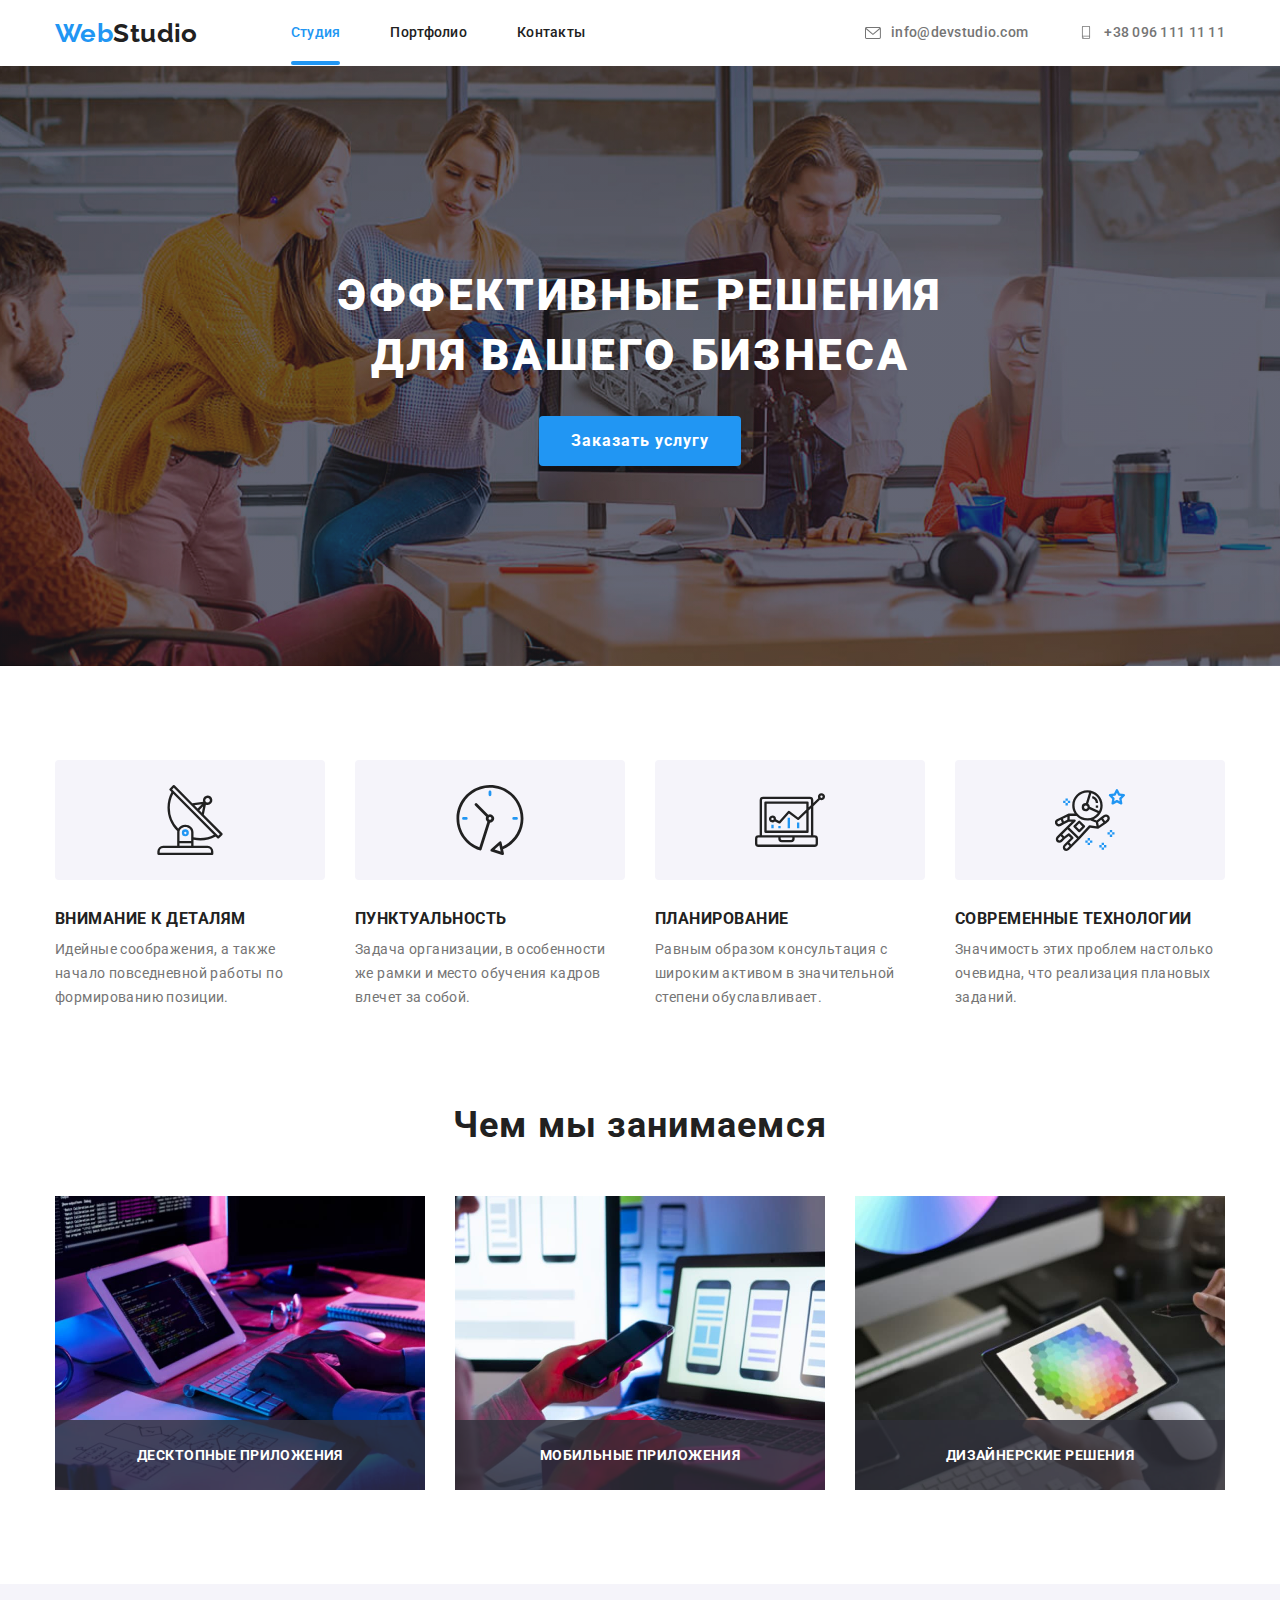
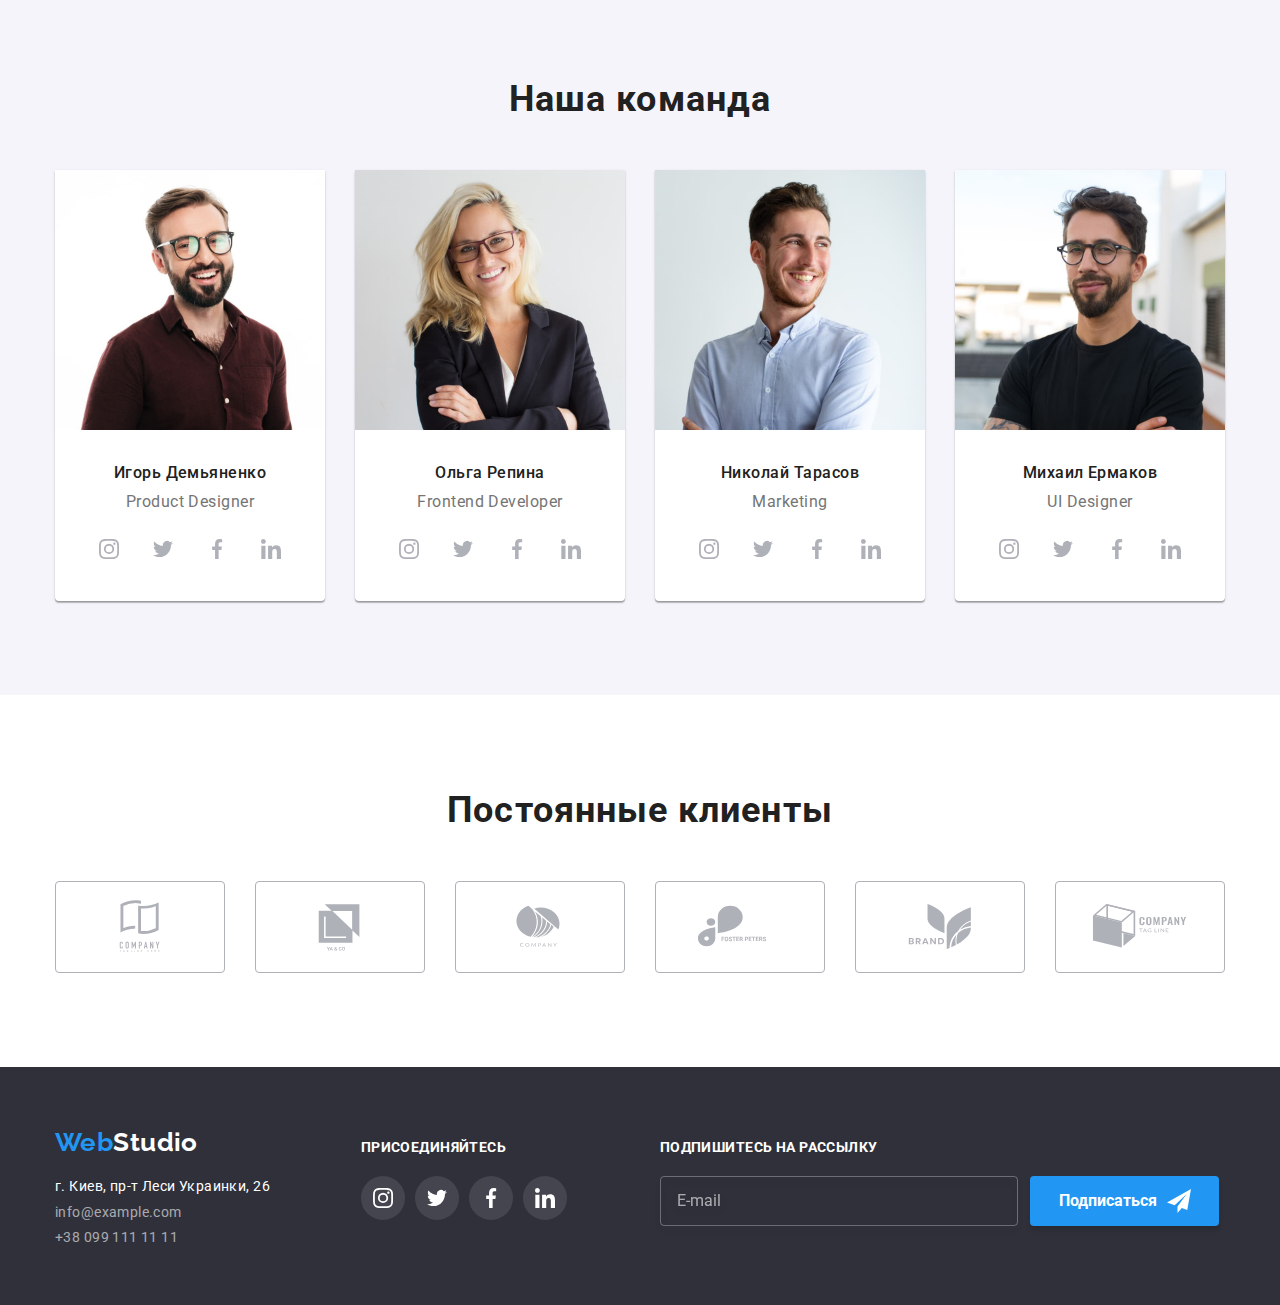
<file: index.html>
<!DOCTYPE html>
<html lang="en">
  <head>
    <meta charset="UTF-8" />
    <meta name="viewport" content="width=device-width, initial-scale=1.0" />
    <meta http-equiv="X-UA-Compatible" content="ie=edge" />
    <title>WebStudio</title>
    <link
      href="https://fonts.googleapis.com/css2?family=Raleway:wght@700&family=Roboto:wght@400;500;700;900&display=swap"
      rel="stylesheet"
    />
    <link
      rel="stylesheet"
      href="https://cdnjs.cloudflare.com/ajax/libs/modern-normalize/1.1.0/modern-normalize.min.css"
    />
    <link rel="stylesheet" href="./css/style.css" />
  </head>
  <body>
    <header class="header-page">
      <div class="container main-header">
        <nav class="header-nav-list">
          <a href="./index.html" class="logo"
            ><span class="logo-accent">Web</span>Studio</a
          >
          <ul class="site-nav list">
            <li class="item">
              <a href="./index.html" class="link current"> Студия</a>
            </li>
            <li class="item">
              <a href="./portfolio.html" class="link">Портфолио</a>
            </li>
            <li class="item"><a href="#" class="link">Контакты</a></li>
          </ul>
        </nav>
        <ul class="site-contacts list">
          <li class="item">
            <a href="#" class="link">
              <svg width="16" height="12" class="header-contacts-icon">
                <use href="./images/symbol-defs.svg#letter"></use>
              </svg>
              info@devstudio.com
            </a>
          </li>
          <li class="item">
            <a href="#" class="link">
              <svg width="16" height="13" class="header-contacts-icon">
                <use href="./images/symbol-defs.svg#phone"></use>
              </svg>
              +38 096 111 11 11</a
            >
          </li>
        </ul>
      </div>
    </header>
    <main>
      <section class="services">
        <div class="content">
          <h1 class="services-title">Эффективные решения для вашего бизнеса</h1>
          <button type="button" class="services-btn" data-modal-open>
            Заказать услугу
          </button>
        </div>
        <div class="backdrop is-hidden" data-modal>
          <div class="modal">
            <button type="button" class="close" data-modal-close>
              <svg class="close-icon">
                <use href="./images/symbol-defs.svg#close"></use>
              </svg>
            </button>

            <form class="modal-form">
              <p class="modal-title">Оставьте свои данные, мы вам перезвоним</p>
              <label class="modal-label">
                Имя
                <input type="text" name="name" class="input-field" />
                <svg class="input-icon">
                  <use href="./images/symbol-defs.svg#input-name"></use>
                </svg>
              </label>
              <label class="modal-label">
                Телефон
                <input type="tel" name="phone" class="input-field" />
                <svg class="input-icon">
                  <use href="./images/symbol-defs.svg#input-phone"></use>
                </svg>
              </label>
              <label class="modal-label">
                Почта
                <input type="email" name="email" class="input-field" />
                <svg class="input-icon">
                  <use href="./images/symbol-defs.svg#input-email"></use>
                </svg>
              </label>
              <label class="modal-label">
                Комментарий
                <textarea
                  name="comment"
                  class="modal-label-comment"
                  placeholder="Введите текст"
                ></textarea>
              </label>
              <label class="modal-label agree">
                <input
                  type="checkbox"
                  class="visually-hidden checkbox"
                  name="agree"
                />
                <svg class="checkbox-icon">
                  <use href="./images/symbol-defs.svg#checkbox"></use>
                </svg>
                <svg class="checked-icon">
                  <use href="./images/symbol-defs.svg#checked"></use>
                </svg>
                Соглашаюсь с рассылкой и принимаю
                <a href="#" class="agree-link">Условия договора</a>
              </label>
              <button type="submit" class="modal-form-submit">Отправить</button>
            </form>
          </div>
        </div>
      </section>

      <section class="features">
        <div class="container">
          <ul class="features-list list">
            <li class="item">
              <div class="features-list-icon">
                <svg width="70" height="70">
                  <use href="./images/symbol-defs.svg#antenna"></use>
                </svg>
              </div>
              <h3 class="title">Внимание к деталям</h3>
              <p class="desc">
                Идейные соображения, а также начало повседневной работы по
                формированию позиции.
              </p>
            </li>
            <li class="item">
              <div class="features-list-icon">
                <svg width="70" height="70">
                  <use href="./images/symbol-defs.svg#clock"></use>
                </svg>
              </div>
              <h3 class="title">Пунктуальность</h3>
              <p class="desc">
                Задача организации, в особенности же рамки и место обучения
                кадров влечет за собой.
              </p>
            </li>
            <li class="item">
              <div class="features-list-icon">
                <svg width="70" height="70">
                  <use href="./images/symbol-defs.svg#diagram"></use>
                </svg>
              </div>
              <h3 class="title">Планирование</h3>
              <p class="desc">
                Равным образом консультация с широким активом в значительной
                степени обуславливает.
              </p>
            </li>
            <li class="item">
              <div class="features-list-icon">
                <svg width="70" height="70">
                  <use href="./images/symbol-defs.svg#astronaut"></use>
                </svg>
              </div>
              <h3 class="title">Современные технологии</h3>
              <p class="desc">
                Значимость этих проблем настолько очевидна, что реализация
                плановых заданий.
              </p>
            </li>
          </ul>
        </div>
      </section>
      <section class="works">
        <div class="container">
          <h2 class="section-title">Чем мы занимаемся</h2>
          <ul class="works-list list">
            <li class="item">
              <img
                src="images/image1.jpg"
                alt="Работа на планшете"
                width="370"
              />
              <p class="work-desc">Десктопные приложения</p>
            </li>
            <li class="item">
              <img
                src="images/image2.jpg"
                alt="Работа за ноутбуком"
                width="370"
              />
              <p class="work-desc">Мобильные приложения</p>
            </li>
            <li class="item">
              <img
                src="images/image3.jpg"
                alt="Работа за графическим планшетом"
                width="370"
              />
              <p class="work-desc">Дизайнерские решения</p>
            </li>
          </ul>
        </div>
      </section>
      <section class="staff">
        <div class="container">
          <h2 class="section-title">Наша команда</h2>
          <ul class="staff-list list">
            <li class="item">
              <img
                class="staff-foto"
                src="images/avatar1.jpg"
                width="270"
                alt="avatar1"
              />
              <div class="staff-desc-wrp">
                <p class="name">Игорь Демьяненко</p>
                <p class="position">Product Designer</p>
                <ul class="social-links list">
                  <li class="social-links-item">
                    <a href="#" class="social-link">
                      <svg width="20" height="20" class="social-icon">
                        <use href="./images/symbol-defs.svg#instagram"></use>
                      </svg>
                    </a>
                  </li>
                  <li class="social-links-item">
                    <a href="#" class="social-link">
                      <svg width="20" height="20" class="social-icon">
                        <use href="./images/symbol-defs.svg#twitter"></use>
                      </svg>
                    </a>
                  </li>
                  <li class="social-links-item">
                    <a href="#" class="social-link">
                      <svg width="20" height="20" class="social-icon">
                        <use href="./images/symbol-defs.svg#facebook"></use>
                      </svg>
                    </a>
                  </li>
                  <li class="social-links-item">
                    <a href="#" class="social-link">
                      <svg width="20" height="20" class="social-icon">
                        <use href="./images/symbol-defs.svg#linkedin"></use>
                      </svg>
                    </a>
                  </li>
                </ul>
              </div>
            </li>
            <li class="item">
              <img
                class="staff-foto"
                src="images/avatar2.jpg"
                width="270"
                alt="avatar2"
              />
              <div class="staff-desc-wrp">
                <p class="name">Ольга Репина</p>
                <p class="position">Frontend Developer</p>
                <ul class="social-links list">
                  <li class="social-links-item">
                    <a href="#" class="social-link">
                      <svg width="20" height="20" class="social-icon">
                        <use href="./images/symbol-defs.svg#instagram"></use>
                      </svg>
                    </a>
                  </li>
                  <li class="social-links-item">
                    <a href="#" class="social-link">
                      <svg width="20" height="20" class="social-icon">
                        <use href="./images/symbol-defs.svg#twitter"></use>
                      </svg>
                    </a>
                  </li>
                  <li class="social-links-item">
                    <a href="#" class="social-link">
                      <svg width="20" height="20" class="social-icon">
                        <use href="./images/symbol-defs.svg#facebook"></use>
                      </svg>
                    </a>
                  </li>
                  <li class="social-links-item">
                    <a href="#" class="social-link">
                      <svg width="20" height="20" class="social-icon">
                        <use href="./images/symbol-defs.svg#linkedin"></use>
                      </svg>
                    </a>
                  </li>
                </ul>
              </div>
            </li>
            <li class="item">
              <img
                class="staff-foto"
                src="images/avatar3.jpg"
                width="270"
                alt="avatar3"
              />
              <div class="staff-desc-wrp">
                <p class="name">Николай Тарасов</p>
                <p class="position">Marketing</p>
                <ul class="social-links list">
                  <li class="social-links-item">
                    <a href="#" class="social-link">
                      <svg width="20" height="20" class="social-icon">
                        <use href="./images/symbol-defs.svg#instagram"></use>
                      </svg>
                    </a>
                  </li>
                  <li class="social-links-item">
                    <a href="#" class="social-link">
                      <svg width="20" height="20" class="social-icon">
                        <use href="./images/symbol-defs.svg#twitter"></use>
                      </svg>
                    </a>
                  </li>
                  <li class="social-links-item">
                    <a href="#" class="social-link">
                      <svg width="20" height="20" class="social-icon">
                        <use href="./images/symbol-defs.svg#facebook"></use>
                      </svg>
                    </a>
                  </li>
                  <li class="social-links-item">
                    <a href="#" class="social-link">
                      <svg width="20" height="20" class="social-icon">
                        <use href="./images/symbol-defs.svg#linkedin"></use>
                      </svg>
                    </a>
                  </li>
                </ul>
              </div>
            </li>
            <li class="item">
              <img
                class="staff-foto"
                src="images/avatar4.jpg"
                width="270"
                alt="avatar4"
              />
              <div class="staff-desc-wrp">
                <p class="name">Михаил Ермаков</p>
                <p class="position">UI Designer</p>
                <ul class="social-links list">
                  <li class="social-links-item">
                    <a href="#" class="social-link">
                      <svg width="20" height="20" class="social-icon">
                        <use href="./images/symbol-defs.svg#instagram"></use>
                      </svg>
                    </a>
                  </li>
                  <li class="social-links-item">
                    <a href="#" class="social-link">
                      <svg width="20" height="20" class="social-icon">
                        <use href="./images/symbol-defs.svg#twitter"></use>
                      </svg>
                    </a>
                  </li>
                  <li class="social-links-item">
                    <a href="#" class="social-link">
                      <svg width="20" height="20" class="social-icon">
                        <use href="./images/symbol-defs.svg#facebook"></use>
                      </svg>
                    </a>
                  </li>
                  <li class="social-links-item">
                    <a href="#" class="social-link">
                      <svg width="20" height="20" class="social-icon">
                        <use href="./images/symbol-defs.svg#linkedin"></use>
                      </svg>
                    </a>
                  </li>
                </ul>
              </div>
            </li>
          </ul>
        </div>
      </section>
      <section class="partners">
        <div class="container">
          <h2 class="section-title">Постоянные клиенты</h2>
          <ul class="partners-list list">
            <li class="partners-item">
              <a href="" class="partners-link">
                <svg width="106" height="60" class="partners-icon">
                  <use href="./images/symbol-defs.svg#Logo"></use>
                </svg>
              </a>
            </li>
            <li class="partners-item">
              <a href="" class="partners-link">
                <svg width="106" height="60" class="partners-icon">
                  <use href="./images/symbol-defs.svg#Logo-1"></use>
                </svg>
              </a>
            </li>
            <li class="partners-item">
              <a href="" class="partners-link">
                <svg width="106" height="60" class="partners-icon">
                  <use href="./images/symbol-defs.svg#Logo-2"></use>
                </svg>
              </a>
            </li>
            <li class="partners-item">
              <a href="" class="partners-link">
                <svg width="106" height="60" class="partners-icon">
                  <use href="./images/symbol-defs.svg#Logo-3"></use>
                </svg>
              </a>
            </li>
            <li class="partners-item">
              <a href="" class="partners-link">
                <svg width="106" height="60" class="partners-icon">
                  <use href="./images/symbol-defs.svg#Logo-4"></use>
                </svg>
              </a>
            </li>
            <li class="partners-item">
              <a href="" class="partners-link">
                <svg width="106" height="60" class="partners-icon">
                  <use href="./images/symbol-defs.svg#Logo-5"></use>
                </svg>
              </a>
            </li>
          </ul>
        </div>
      </section>
    </main>
    <footer class="footer">
      <div class="container">
        <div class="footer-contacts">
          <a href="#" class="logo logo-unique"
            ><span class="logo-accent">Web</span>Studio</a
          >
          <address class="address-list">
            <ul class="list">
              <li class="item">
                <a href="#" class="link white-color"
                  >г. Киев, пр-т Леси Украинки, 26</a
                >
              </li>
              <li class="item">
                <a href="info@example.com" class="link">info@example.com</a>
              </li>
              <li class="item">
                <a href="+380991111111" class="link">+38 099 111 11 11</a>
              </li>
            </ul>
          </address>
        </div>
        <div class="footer-social-links">
          <h2 class="footer-social-links-title">присоединяйтесь</h2>
          <ul class="social-links list">
            <li class="social-links-item">
              <a href="" class="social-link">
                <svg width="20" height="20" class="social-icon">
                  <use href="./images/symbol-defs.svg#instagram"></use>
                </svg>
              </a>
            </li>
            <li class="social-links-item">
              <a href="" class="social-link">
                <svg width="20" height="20" class="social-icon">
                  <use href="./images/symbol-defs.svg#twitter"></use>
                </svg>
              </a>
            </li>
            <li class="social-links-item">
              <a href="" class="social-link">
                <svg width="20" height="20" class="social-icon">
                  <use href="./images/symbol-defs.svg#facebook"></use>
                </svg>
              </a>
            </li>
            <li class="social-links-item">
              <a href="" class="social-link">
                <svg width="20" height="20" class="social-icon">
                  <use href="./images/symbol-defs.svg#linkedin"></use>
                </svg>
              </a>
            </li>
          </ul>
        </div>
        <div class="subscribe-section">
          <h2 class="footer-social-links-title">Подпишитесь на рассылку</h2>
          <form class="subscribe-form">
            <label class="subscribe-email"
              ><input
                placeholder="E-mail"
                type="email"
                name="subscribeEmail"
                class="subscribe-input"
            /></label>
            <button type="submit" class="subscribe-button">
              Подписаться
              <svg class="subscribe-icon">
                <use href="./images/symbol-defs.svg#send"></use>
              </svg>
            </button>
          </form>
        </div>
      </div>
    </footer>
    <script src="./js/modal.js"></script>
  </body>
</html>
</file>
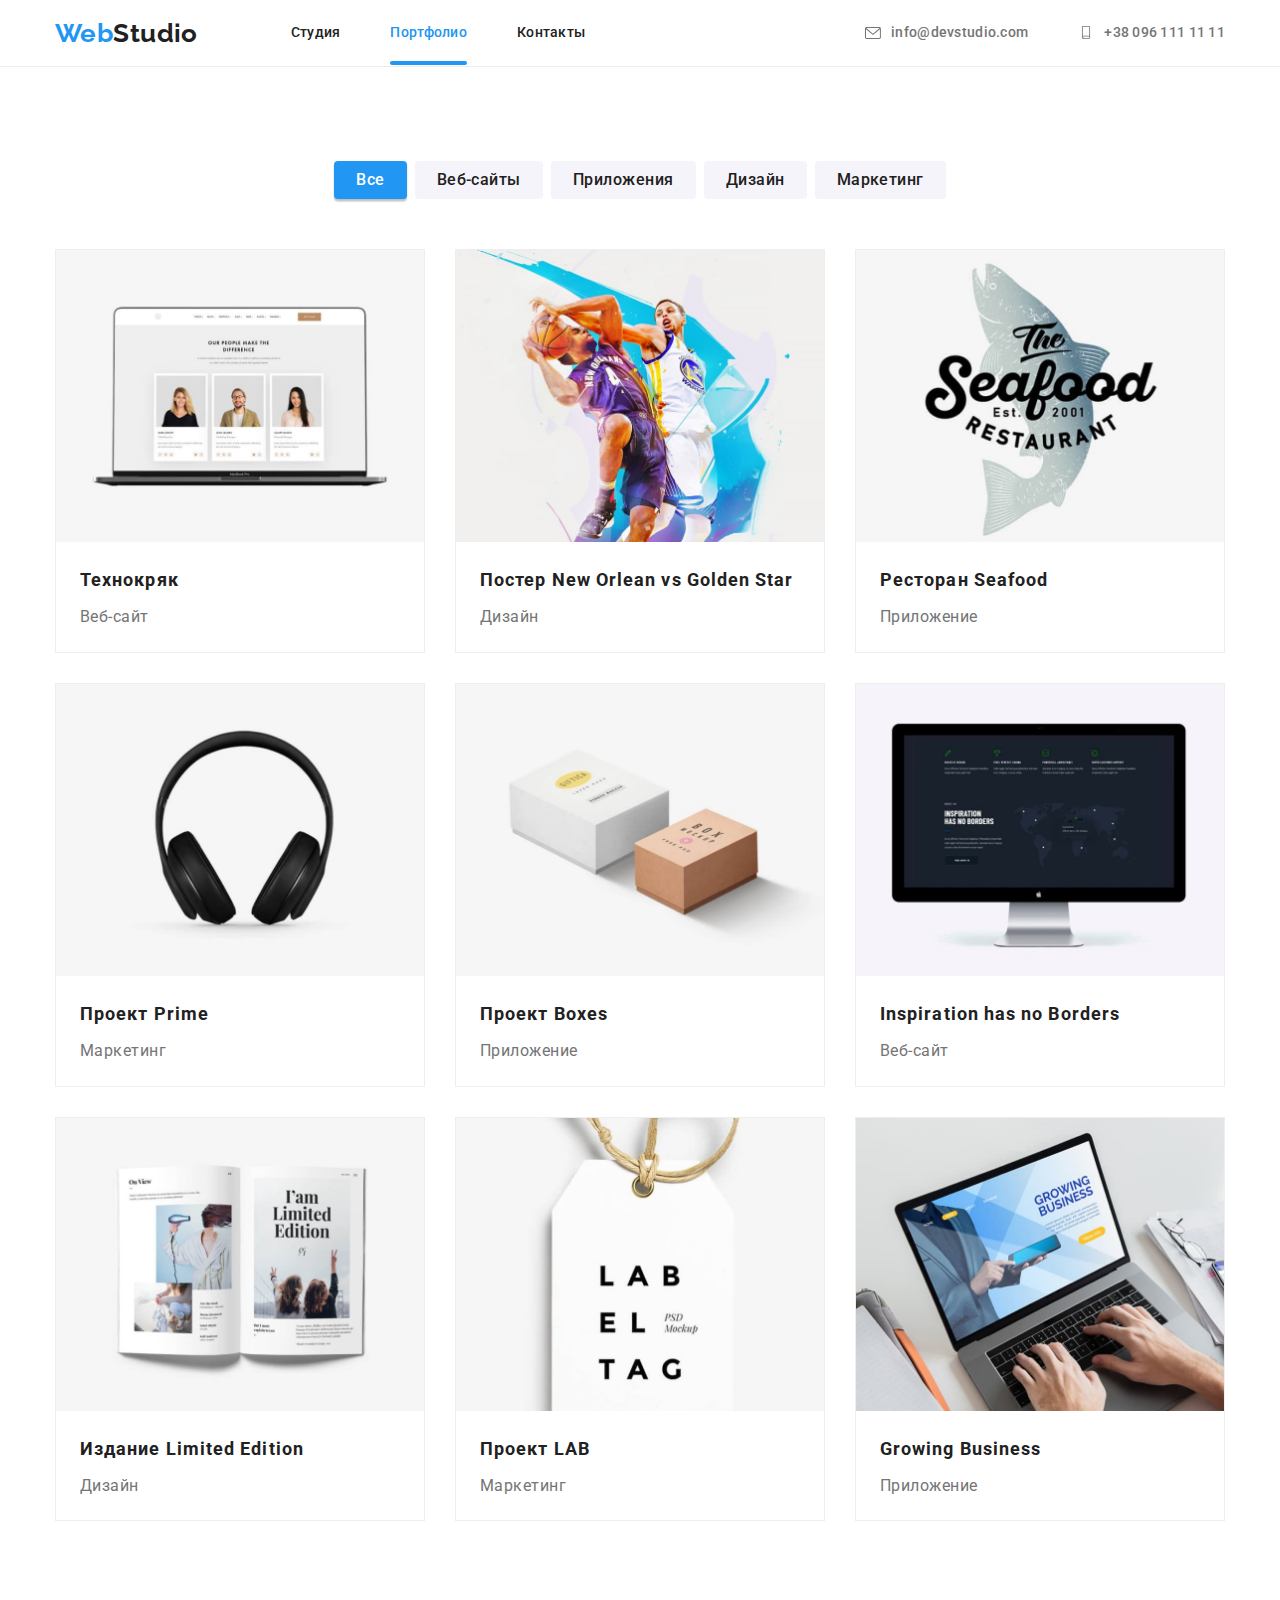
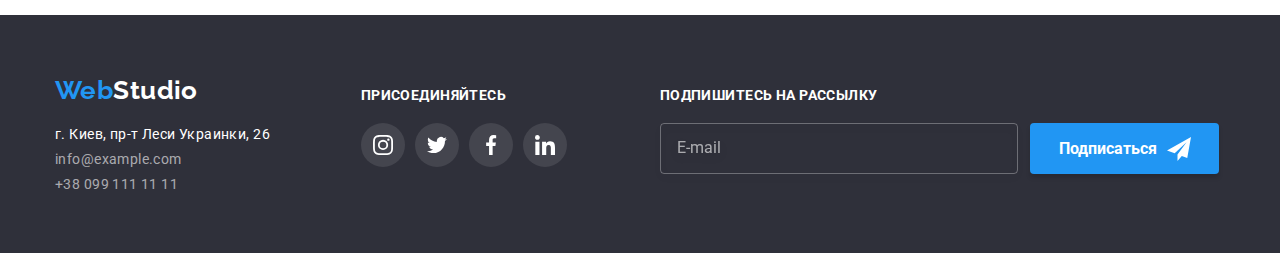
<file: portfolio.html>
<!DOCTYPE html>
<html lang="en">
  <head>
    <meta charset="UTF-8" />
    <meta name="viewport" content="width=device-width, initial-scale=1.0" />
    <meta http-equiv="X-UA-Compatible" content="ie=edge" />
    <title>Portfolio</title>
    <link
      href="https://fonts.googleapis.com/css2?family=Raleway:wght@700&family=Roboto:wght@400;500;700;900&display=swap"
      rel="stylesheet"
    />
    <link
      rel="stylesheet"
      href="https://cdnjs.cloudflare.com/ajax/libs/modern-normalize/1.1.0/modern-normalize.min.css"
    />
    <link rel="stylesheet" href="./css/style.css" />
  </head>
  <body>
    <header class="header-page header-unique">
      <div class="container main-header">
        <nav class="header-nav-list">
          <a href="./index.html" class="logo"
            ><span class="logo-accent">Web</span>Studio</a
          >
          <ul class="site-nav list">
            <li class="item">
              <a href="./index.html" class="link"> Студия</a>
            </li>
            <li class="item">
              <a href="./portfolio.html" class="link current">Портфолио</a>
            </li>
            <li class="item"><a href="#" class="link">Контакты</a></li>
          </ul>
        </nav>
        <ul class="site-contacts list">
          <li class="item">
            <a href="#" class="link">
              <svg width="16" height="12" class="header-contacts-icon">
                <use href="./images/symbol-defs.svg#letter"></use>
              </svg>
              info@devstudio.com
            </a>
          </li>
          <li class="item">
            <a href="#" class="link">
              <svg width="16" height="13" class="header-contacts-icon">
                <use href="./images/symbol-defs.svg#phone"></use>
              </svg>
              +38 096 111 11 11</a
            >
          </li>
        </ul>
      </div>
    </header>
    <main>
      <section class="portfolio">
        <div class="container">
          <ul class="btn-list list">
            <li class="item">
              <button type="button" class="port-btn current">Все</button>
            </li>
            <li class="item">
              <button type="button" class="port-btn">Веб-сайты</button>
            </li>
            <li class="item">
              <button type="button" class="port-btn">Приложения</button>
            </li>
            <li class="item">
              <button type="button" class="port-btn">Дизайн</button>
            </li>
            <li class="item">
              <button type="button" class="port-btn">Маркетинг</button>
            </li>
          </ul>
          <ul class="project-list list">
            <li class="list-item">
              <a href="#" class="card-link">
                <div class="project-wrapper">
                  <img
                    class="list-item-img"
                    src="./images/1.jpg"
                    alt="laptop"
                    width="370"
                    height="294"
                  />
                  <div class="anim-desc">
                    <p class="project-desc">
                      Технокряк это современная площадка распространения
                      коронавируса. Компании<br />
                      используют эту платформу для цифрового шпионажа и атак на
                      защищённые сервера конкурентов.
                    </p>
                  </div>
                </div>
                <div class="list-item-box">
                  <p class="port-name">Технокряк</p>
                  <p class="port-type">Веб-сайт</p>
                </div>
              </a>
            </li>
            <li class="list-item">
              <a href="#" class="card-link">
                <div class="project-wrapper">
                  <img
                    class="list-item-img"
                    src="./images/2.jpg"
                    alt="sport"
                    width="370"
                    height="294"
                  />
                  <div class="anim-desc">
                    <p class="project-desc">
                      Технокряк это современная площадка распространения
                      коронавируса. Компании<br />
                      используют эту платформу для цифрового шпионажа и атак на
                      защищённые сервера конкурентов.
                    </p>
                  </div>
                </div>
                <div class="list-item-box">
                  <p class="port-name">Постер New Orlean vs Golden Star</p>
                  <p class="port-type">Дизайн</p>
                </div>
              </a>
            </li>
            <li class="list-item">
              <a href="#" class="card-link">
                <div class="project-wrapper">
                  <img
                    class="list-item-img"
                    src="./images/3.jpg"
                    alt="seafood"
                    width="370"
                    height="294"
                  />
                  <div class="anim-desc">
                    <p class="project-desc">
                      Технокряк это современная площадка распространения
                      коронавируса. Компании<br />
                      используют эту платформу для цифрового шпионажа и атак на
                      защищённые сервера конкурентов.
                    </p>
                  </div>
                </div>
                <div class="list-item-box">
                  <p class="port-name">Ресторан Seafood</p>
                  <p class="port-type">Приложение</p>
                </div>
              </a>
            </li>
            <li class="list-item">
              <a href="#" class="card-link">
                <div class="project-wrapper">
                  <img
                    class="list-item-img"
                    src="./images/4.jpg"
                    alt="headphones"
                    width="370"
                    height="294"
                  />
                  <div class="anim-desc">
                    <p class="project-desc">
                      Технокряк это современная площадка распространения
                      коронавируса. Компании<br />
                      используют эту платформу для цифрового шпионажа и атак на
                      защищённые сервера конкурентов.
                    </p>
                  </div>
                </div>
                <div class="list-item-box">
                  <p class="port-name">Проект Prime</p>
                  <p class="port-type">Маркетинг</p>
                </div>
              </a>
            </li>
            <li class="list-item">
              <a href="#" class="card-link">
                <div class="project-wrapper">
                  <img
                    class="list-item-img"
                    src="./images/5.jpg"
                    alt="boxes"
                    width="370"
                    height="294"
                  />
                  <div class="anim-desc">
                    <p class="project-desc">
                      Технокряк это современная площадка распространения
                      коронавируса. Компании<br />
                      используют эту платформу для цифрового шпионажа и атак на
                      защищённые сервера конкурентов.
                    </p>
                  </div>
                </div>
                <div class="list-item-box">
                  <p class="port-name">Проект Boxes</p>
                  <p class="port-type">Приложение</p>
                </div>
              </a>
            </li>
            <li class="list-item">
              <a href="#" class="card-link">
                <div class="project-wrapper">
                  <img
                    class="list-item-img"
                    src="./images/6.jpg"
                    alt="monitor"
                    width="370"
                    height="294"
                  />
                  <div class="anim-desc">
                    <p class="project-desc">
                      Технокряк это современная площадка распространения
                      коронавируса. Компании<br />
                      используют эту платформу для цифрового шпионажа и атак на
                      защищённые сервера конкурентов.
                    </p>
                  </div>
                </div>
                <div class="list-item-box">
                  <p class="port-name">Inspiration has no Borders</p>
                  <p class="port-type">Веб-сайт</p>
                </div>
              </a>
            </li>
            <li class="list-item">
              <a href="#" class="card-link">
                <div class="project-wrapper">
                  <img
                    class="list-item-img"
                    src="./images/7.jpg"
                    alt="book"
                    width="370"
                    height="294"
                  />
                  <div class="anim-desc">
                    <p class="project-desc">
                      Технокряк это современная площадка распространения
                      коронавируса. Компании<br />
                      используют эту платформу для цифрового шпионажа и атак на
                      защищённые сервера конкурентов.
                    </p>
                  </div>
                </div>
                <div class="list-item-box">
                  <p class="port-name">Издание Limited Edition</p>
                  <p class="port-type">Дизайн</p>
                </div>
              </a>
            </li>
            <li class="list-item">
              <a href="#" class="card-link">
                <div class="project-wrapper">
                  <img
                    class="list-item-img"
                    src="./images/8.jpg"
                    alt="label"
                    width="370"
                    height="294"
                  />
                  <div class="anim-desc">
                    <p class="project-desc">
                      Технокряк это современная площадка распространения
                      коронавируса. Компании<br />
                      используют эту платформу для цифрового шпионажа и атак на
                      защищённые сервера конкурентов.
                    </p>
                  </div>
                </div>
                <div class="list-item-box">
                  <p class="port-name">Проект LAB</p>
                  <p class="port-type">Маркетинг</p>
                </div>
              </a>
            </li>
            <li class="list-item">
              <a href="#" class="card-link">
                <div class="project-wrapper">
                  <img
                    class="list-item-img"
                    src="./images/9.jpg"
                    alt="laptop"
                    width="370"
                    height="294"
                  />
                  <div class="anim-desc">
                    <p class="project-desc">
                      Технокряк это современная площадка распространения
                      коронавируса. Компании<br />
                      используют эту платформу для цифрового шпионажа и атак на
                      защищённые сервера конкурентов.
                    </p>
                  </div>
                </div>
                <div class="list-item-box">
                  <p class="port-name">Growing Business</p>
                  <p class="port-type">Приложение</p>
                </div>
              </a>
            </li>
          </ul>
        </div>
      </section>
    </main>
    <footer class="footer">
      <div class="container">
        <div class="footer-contacts">
          <a href="#" class="logo logo-unique"
            ><span class="logo-accent">Web</span>Studio</a
          >
          <address class="address-list">
            <ul class="list">
              <li class="item">
                <a href="#" class="link white-color"
                  >г. Киев, пр-т Леси Украинки, 26</a
                >
              </li>
              <li class="item">
                <a href="info@example.com" class="link">info@example.com</a>
              </li>
              <li class="item">
                <a href="+380991111111" class="link">+38 099 111 11 11</a>
              </li>
            </ul>
          </address>
        </div>
        <div class="footer-social-links">
          <h2 class="footer-social-links-title">присоединяйтесь</h2>
          <ul class="social-links list">
            <li class="social-links-item">
              <a href="" class="social-link">
                <svg width="20" height="20" class="social-icon">
                  <use href="./images/symbol-defs.svg#instagram"></use>
                </svg>
              </a>
            </li>
            <li class="social-links-item">
              <a href="" class="social-link">
                <svg width="20" height="20" class="social-icon">
                  <use href="./images/symbol-defs.svg#twitter"></use>
                </svg>
              </a>
            </li>
            <li class="social-links-item">
              <a href="" class="social-link">
                <svg width="20" height="20" class="social-icon">
                  <use href="./images/symbol-defs.svg#facebook"></use>
                </svg>
              </a>
            </li>
            <li class="social-links-item">
              <a href="" class="social-link">
                <svg width="20" height="20" class="social-icon">
                  <use href="./images/symbol-defs.svg#linkedin"></use>
                </svg>
              </a>
            </li>
          </ul>
        </div>
        <div class="subscribe-section">
          <h2 class="footer-social-links-title">Подпишитесь на рассылку</h2>
          <form class="subscribe-form">
            <label class="subscribe-email"
              ><input
                placeholder="E-mail"
                type="email"
                name="subscribeEmail"
                class="subscribe-input"
            /></label>
            <button type="submit" class="subscribe-button">
              Подписаться
              <svg class="subscribe-icon">
                <use href="./images/symbol-defs.svg#send"></use>
              </svg>
            </button>
          </form>
        </div>
      </div>
    </footer>
    <script src="./js/modal.js"></script>
  </body>
</html>
</file>
<file: css/style.css>
:root {
  --primary-text-color: #212121;
  --secondary-text-color: #757575;
  --accent-color: #2196f3;
  --primary-white-color: #ffffff;
  --secondary-bg-color: #2f303a;
  --third-bg-color: #f5f4fa;
  --primary-link-color: #afb1b8;
}

body {
  background-color: var(--primary-white-color);
  color: var(--primary-text-color);

  font-family: "Roboto", sans-serif;
  letter-spacing: 0.03em;
  font-size: 14px;
}

h1,
h2,
h3,
h4,
h5,
h6,
p {
  margin: 0;
  padding: 0;
}

a {
  text-decoration: none;
}

.container {
  max-width: 1200px;
  padding: 0 15px;
  margin: 0 auto;
}

.main-header {
  display: flex;
}

.header-nav-list {
  display: flex;
  align-items: center;
}

.header-unique {
  border-bottom: 1px solid #ececec;
}

.logo {
  font-family: Raleway;
  font-style: normal;
  font-weight: 700;
  font-size: 26px;
  line-height: 1.19;
  color: var(--primary-text-color);
  text-decoration: none;
  margin-right: 93px;
}

.logo-accent {
  color: var(--accent-color);
}

.header-contacts-icon {
  fill: currentColor;
  margin-right: 10px;
}

.list {
  margin: 0;
  padding: 0;
  list-style: none;
}

.site-nav {
  display: flex;
}

.site-nav .link,
.site-contacts .link {
  position: relative;
  display: flex;
  align-items: center;
  font-weight: 500;
  line-height: 1.14;
  letter-spacing: 0.02em;
  color: var(--primary-text-color);
  text-decoration: none;
  padding-top: 25px;
  padding-bottom: 25px;
  transition: color 250ms cubic-bezier(0.4, 0, 0.2, 1);
}

.site-nav .current {
  color: var(--accent-color);
}

.site-nav .current::after {
  position: absolute;
  top: 60.6px;
  left: 0;
  content: "";
  width: 100%;
  height: 4px;

  background-color: var(--accent-color);
  border-radius: 2px;
}

.site-nav a:not(.current):after {
  position: absolute;
  top: 60.6px;
  left: 0;
  content: "";
  width: 100%;
  height: 4px;

  background-color: var(--accent-color);
  border-radius: 2px;

  transition: transform 250ms cubic-bezier(0.4, 0, 0.2, 1);
  transform: scale(0);
}

.site-nav a:not(.current):hover:after {
  transform: scale(1);
}

.site-contacts {
  display: flex;
  align-items: center;
  margin-left: auto;

  transition: color 250ms cubic-bezier(0.4, 0, 0.2, 1);
}

.site-contacts .link {
  color: var(--secondary-text-color);
}

.site-nav .link:hover,
.site-contacts .link:hover,
.site-nav .link:focus,
.site-contacts .link:focus {
  color: var(--accent-color);
}

.site-nav .item + .item {
  margin-left: 50px;
}

.site-contacts .item + .item {
  margin-left: 50px;
}

/* Services */

.services {
  background-color: var(--secondary-bg-color);
  background-image: linear-gradient(
      to right,
      rgba(47, 48, 58, 0.4),
      rgba(47, 48, 58, 0.4)
    ),
    url("../images/image_bg.jpg");
  background-size: cover;
  background-repeat: no-repeat;
  background-position: center;
  text-align: center;
  display: flex;
  justify-content: center;
  padding-top: 200px;
  padding-bottom: 200px;
  max-width: 1600px;
  margin: 0 auto;
}

.services .content {
  width: 700px;
}

.services-title {
  font-weight: 900;
  font-size: 44px;
  line-height: 1.36;
  text-align: center;
  letter-spacing: 0.06em;
  text-transform: uppercase;
  color: var(--primary-white-color);
  margin-bottom: 30px;
}

.services-btn {
  font-weight: 700;
  font-size: 16px;
  line-height: 1.87;
  padding: 10px 32px;
  min-width: 200px;
  letter-spacing: 0.06em;
  border: none;
  background-color: var(--accent-color);
  color: var(--primary-white-color);
  cursor: pointer;
  box-shadow: 0px 4px 4px rgba(0, 0, 0, 0.15);
  border-radius: 4px;
}

/* Features */

.features {
  padding-top: 94px;
  padding-bottom: 94px;
}

.features-list {
  display: flex;
}

.features-list .item {
  width: 270px;
}

.features-list .item + .item {
  margin-left: 30px;
}

.features-list .title {
  margin-bottom: 10px;
  font-weight: 700;
  line-height: 1.14;
  letter-spacing: 0.03em;
  text-transform: uppercase;
}

.features-list .desc {
  line-height: 1.71;
  letter-spacing: 0.03em;
  color: var(--secondary-text-color);
}

/* works */

.works {
  padding-bottom: 94px;
}

.section-title {
  font-weight: 700;
  font-size: 36px;
  line-height: 1.17;
  text-align: center;
  letter-spacing: 0.03em;
  margin-bottom: 50px;
}

.works-list {
  display: flex;
}

.works-list .item + .item {
  margin-left: 30px;
}

.works-list .item {
  position: relative;
}

.works-list img {
  display: block;
}

.work-desc {
  display: flex;
  color: var(--primary-white-color);
  height: 70px;
  width: 100%;
  font-weight: 700;
  text-transform: uppercase;
  background-color: rgba(47, 48, 58, 0.8);

  justify-content: center;
  align-items: center;

  position: absolute;
  bottom: 0px;
}

/* Staff */

.staff {
  padding-top: 94px;
  padding-bottom: 94px;
  background-color: var(--third-bg-color);
}

.staff-list {
  display: flex;
}

.staff-list .item {
  background-color: var(--primary-white-color);
  box-shadow: 0px 1px 3px rgba(0, 0, 0, 0.12), 0px 1px 1px rgba(0, 0, 0, 0.14),
    0px 2px 1px rgba(0, 0, 0, 0.2);
  border-radius: 0px 0px 4px 4px;
}

.staff-list .item + .item {
  margin-left: 30px;
}

.staff-foto {
}

.staff-desc-wrp {
  padding: 30px 0;
}

.name {
  font-weight: 500;
  font-size: 16px;
  line-height: 1.19;
  text-align: center;
  margin-bottom: 10px;
  letter-spacing: 0.03em;
}

.position {
  font-size: 16px;
  line-height: 1.19;
  margin-bottom: 16px;
  text-align: center;
  letter-spacing: 0.03em;
  color: var(--secondary-text-color);
}

.social-links {
  display: flex;
  align-items: center;
  justify-content: center;
}

.social-link {
  width: 44px;
  height: 44px;
  border-radius: 50%;
  display: flex;
  align-items: center;
  justify-content: center;
  color: var(--primary-link-color);
  transition: background-color 250ms cubic-bezier(0.4, 0, 0.2, 1),
    color 250ms cubic-bezier(0.4, 0, 0.2, 1);
}

.features-list-icon {
  background-color: var(--third-bg-color);
  display: flex;
  justify-content: center;
  align-items: center;
  height: 120px;
  margin-bottom: 30px;
  border-radius: 4px;
}

.social-icon {
  fill: currentColor;
}

.social-link:hover,
.social-link:focus {
  background-color: var(--accent-color);
  color: var(--primary-white-color);
}

.social-links-item:not(:last-child) {
  margin-right: 10px;
}

/* Partners */

.partners {
  padding: 94px 0;
}

.partners-list {
  display: flex;
}

.partners-item:not(:last-child) {
  margin-right: 30px;
}

.partners-link {
  display: flex;
  justify-content: center;
  align-items: center;
  width: 170px;
  height: 92px;
  border: 1px solid var(--primary-link-color);
  border-radius: 4px;
  color: var(--primary-link-color);
  transition: color 250ms cubic-bezier(0.4, 0, 0.2, 1),
    border-color 250ms cubic-bezier(0.4, 0, 0.2, 1);
}

.partners-link:hover,
.partners-link:focus {
  color: var(--accent-color);
  border-color: var(--accent-color);
}

.partners-icon {
  fill: currentColor;
}

/* Footer */

.footer {
  padding-top: 60px;
  padding-bottom: 60px;
  background-color: var(--secondary-bg-color);
}

.footer > .container {
  display: flex;
}

.footer-contacts {
  margin-right: 70px;
}

.footer .link {
  text-decoration: none;
  color: rgba(255, 255, 255, 0.6);
  transition: color 250ms cubic-bezier(0.4, 0, 0.2, 1);
}

.footer .white-color {
  color: var(--primary-white-color);
}

.footer .item + .item {
  margin-top: 9px;
}

.logo-unique {
  display: block;
  color: var(--primary-white-color);
  margin-bottom: 20px;
}

.footer .link:focus,
.footer .link:hover {
  color: var(--accent-color);
}

.address-list {
  font-style: normal;
}

.footer-social-links {
  padding-top: 12px;
  margin-right: 93px;
}

.footer-social-links-title {
  font-weight: 700;
  text-transform: uppercase;
  color: var(--primary-white-color);
  margin-bottom: 20px;
  font-size: 14px;
}

.footer .social-links {
  padding: 0;
}

.footer .social-link {
  background-color: rgba(255, 255, 255, 0.1);
  color: var(--primary-white-color);
  transition: background-color 250ms cubic-bezier(0.4, 0, 0.2, 1);
}

.footer .social-link:hover,
.footer .social-link:focus {
  background-color: var(--accent-color);
}

.subscribe-section {
  padding-top: 12px;
}

.subscribe-form {
  display: flex;
}

.subscribe-email {
  margin-right: 12px;
}

.subscribe-input {
  background-color: inherit;
  border: 1px solid rgba(255, 255, 255, 0.3);
  border-radius: 4px;
  outline: none;
  padding: 15px 16px;
  width: 358px;
  color: var(--primary-white-color);
  font-size: 16px;
  filter: drop-shadow(0px 4px 4px rgba(0, 0, 0, 0.15));
}

.subscribe-input::placeholder {
  font-size: 16px;
  color: rgba(255, 255, 255, 0.6);
}

.subscribe-button {
  display: flex;
  align-items: center;
  padding: 10px 28px 10px 29px;
  background-color: var(--accent-color);
  border: none;
  color: var(--primary-white-color);
  font-weight: 700;
  font-size: 16px;
  line-height: 1.875;
  box-shadow: 0px 4px 4px rgba(0, 0, 0, 0.15);
  border-radius: 4px;
}

.subscribe-button:hover {
  cursor: pointer;
}

.subscribe-icon {
  width: 24px;
  height: 24px;
  margin-left: 10px;
}

/* Modal */

.backdrop {
  background-color: rgba(0, 0, 0, 0.2);
  width: 100vw;
  height: 100vh;
  position: fixed;
  top: 0;

  transition: transform 250ms cubic-bezier(0.4, 0, 0.2, 1),
    opacity 250ms cubic-bezier(0.4, 0, 0.2, 1);
}

.is-hidden {
  opacity: 0;
  pointer-events: none;
  visibility: hidden;
  transform: scale(0.5);
}

.modal {
  position: absolute;
  top: 50%;
  left: 50%;
  transform: translate(-50%, -50%);
  padding: 40px;
  width: 528px;
  background-color: var(--primary-white-color);
  box-shadow: 0px 1px 3px rgba(0, 0, 0, 0.12), 0px 1px 1px rgba(0, 0, 0, 0.14),
    0px 2px 1px rgba(0, 0, 0, 0.2);
  border-radius: 4px;
}

.close {
  display: flex;
  padding: 0;
  margin: 0;
  border-radius: 50%;
  width: 30px;
  height: 30px;
  justify-content: center;
  align-items: center;
  background-color: var(--primary-white-color);
  border: 1px solid rgba(0, 0, 0, 0.1);
  cursor: pointer;
  fill: var(--primary-text-color);

  position: absolute;
  top: 8px;
  right: 8px;
}

.close-icon {
  width: 18px;
  height: 18px;
}

.close:hover {
  cursor: pointer;
  fill: var(--accent-color);
}

.modal-title {
  font-size: 20px;
  font-weight: 700;
  text-align: center;
  margin-bottom: 12px;
}

.modal-label {
  display: inline-block;
  position: relative;
  font-size: 12px;
  color: var(--secondary-text-color);
  margin-bottom: 10px;
  text-align: left;
}

.modal-label:nth-child(5) {
  margin-bottom: 20px;
}

.input-field {
  padding: 12px 42px;
  font-size: 16px;
  width: 448px;
  border: 1px solid rgba(33, 33, 33, 0.2);
  border-radius: 4px;
  outline: none;
  margin-top: 4px;
}

.input-icon {
  width: 18px;
  height: 18px;
  position: absolute;
  left: 12px;
  bottom: 11px;
  fill: #212121;
}

.modal .input-field:focus,
.modal .comment:focus {
  border: 1px solid var(--accent-color);
}

.input-field:focus + .input-icon {
  fill: var(--accent-color);
}

.modal-label-comment {
  width: 448px;
  height: 120px;
  margin-top: 4px;
  padding: 12px 16px;
  font-size: 14px;
  border: 1px solid rgba(33, 33, 33, 0.2);
  border-radius: 4px;
  outline: none;
  resize: none;
}

.modal-label-comment::placeholder {
  color: rgba(117, 117, 117, 0.502);
}

.agree {
  font-size: 14px;
  letter-spacing: 0.03em;
  display: block;
  line-height: 24px;
  padding-left: 36px;
  margin-bottom: 30px;
}

.agree:hover {
  cursor: pointer;
}

.agree-link {
  font-size: 14px;
  color: var(--accent-color);
  text-decoration: underline;
  line-height: 24px;
}

.visually-hidden {
  position: absolute;
  clip: rect(0 0 0 0);
  width: 1px;
  height: 1px;
  margin: -1px;
}

.checkbox-icon,
.checked-icon {
  width: 16px;
  height: 15px;
  position: absolute;
  left: 13px;
  top: 50%;
  transform: translateY(-50%);
  transition: opacity 250ms cubic-bezier(0.4, 0, 0.2, 1);
}

.checked-icon {
  opacity: 0;
}

.checkbox:checked ~ .checked-icon {
  opacity: 1;
}

.checkbox:checked ~ .checkbox-icon {
  opacity: 0;
}

.modal-form-submit {
  width: 200px;
  height: 50px;
  display: block;
  margin: 0 auto;
  border: none;
  background-color: var(--accent-color);
  color: var(--primary-white-color);
  font-weight: 700;
  font-size: 16px;
}

.modal-form-submit:hover {
  cursor: pointer;
}

/* Portfolio */

.portfolio {
  padding-top: 94px;
  padding-bottom: 94px;
}

.portfolio .btn-list {
  display: flex;
  justify-content: center;
  margin-bottom: 50px;
}

.portfolio .item + .item {
  margin-left: 8px;
}

.port-btn {
  cursor: pointer;
  background-color: var(--third-bg-color);
  border: none;
  color: var(--primary-text-color);
  font-weight: 500;
  font-size: 16px;
  line-height: 1.62;
  font-family: inherit;
  text-align: center;
  letter-spacing: 0.03em;
  padding: 6px 22px;
  border-radius: 4px;
  transition: background-color 250ms cubic-bezier(0.4, 0, 0.2, 1),
    color 250ms cubic-bezier(0.4, 0, 0.2, 1),
    box-shadow 250ms cubic-bezier(0.4, 0, 0.2, 1);
}

.btn-list .current {
  background-color: var(--accent-color);
  color: var(--primary-white-color);
  box-shadow: 0px 3px 1px rgba(0, 0, 0, 0.1), 0px 1px 2px rgba(0, 0, 0, 0.08),
    0px 2px 2px rgba(0, 0, 0, 0.12);
}

.port-btn:focus,
.port-btn:hover {
  background-color: var(--accent-color);
  color: var(--primary-white-color);
  box-shadow: 0px 3px 1px rgba(0, 0, 0, 0.1), 0px 1px 2px rgba(0, 0, 0, 0.08),
    0px 2px 2px rgba(0, 0, 0, 0.12);
}

.portfolio .project-list {
  display: flex;
  flex-wrap: wrap;
  margin-right: -30px;
  margin-bottom: -30px;
}

.portfolio .list-item {
  flex-basis: calc(100% / 3 - 30px);
  margin-right: 30px;
  margin-bottom: 30px;
  border: 1px solid #eee;
}

.list-item-img {
  display: block;
  max-width: 100%;
  height: auto;
}

.list-item-box {
  padding: 20px 24px;
}

.port-name {
  color: var(--primary-text-color);
  font-weight: 700;
  font-size: 18px;
  line-height: 2;
  margin-bottom: 4px;
  letter-spacing: 0.06em;
}

.port-type {
  font-size: 16px;
  line-height: 1.86;
  letter-spacing: 0.03em;
  color: var(--secondary-text-color);
}

.card-link {
  display: block;
  transition: box-shadow 250ms cubic-bezier(0.4, 0, 0.2, 1);
}

.card-link:hover {
  display: block;
  box-shadow: 0px 1px 1px rgba(0, 0, 0, 0.12), 0px 4px 4px rgba(0, 0, 0, 0.06),
    1px 4px 6px rgba(0, 0, 0, 0.16);
}

.card-link:hover .anim-desc,
.card-link:focus .anim-desc {
  transform: translateY(-100%);
}

.project-wrapper {
  position: relative;
  overflow: hidden;
}

.anim-desc {
  position: absolute;
  height: 100%;
  padding: 63px 24px;
  background-color: rgba(33, 150, 243, 0.9);
  transition: transform 250ms cubic-bezier(0.4, 0, 0.2, 1);
}

.project-desc {
  color: var(--primary-white-color);
  font-size: 18px;
  line-height: 1.55;
}
</file>
